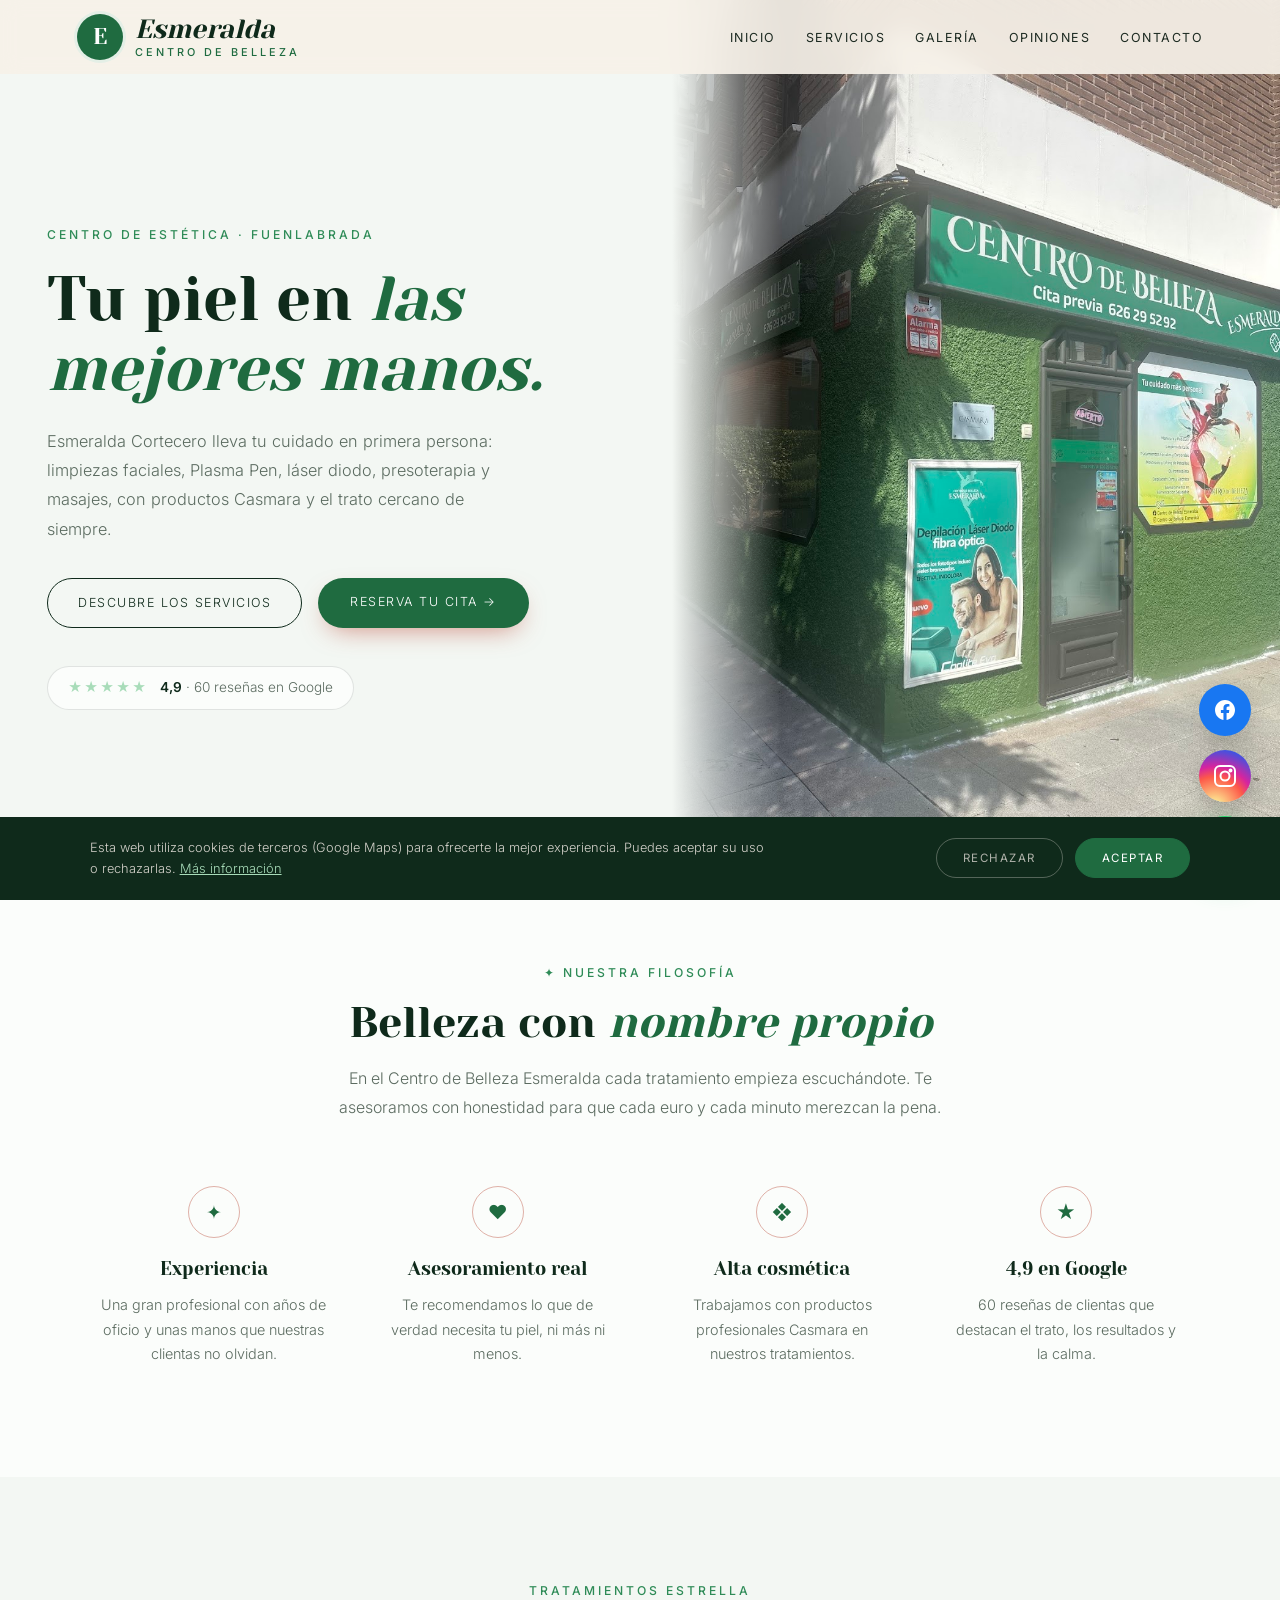
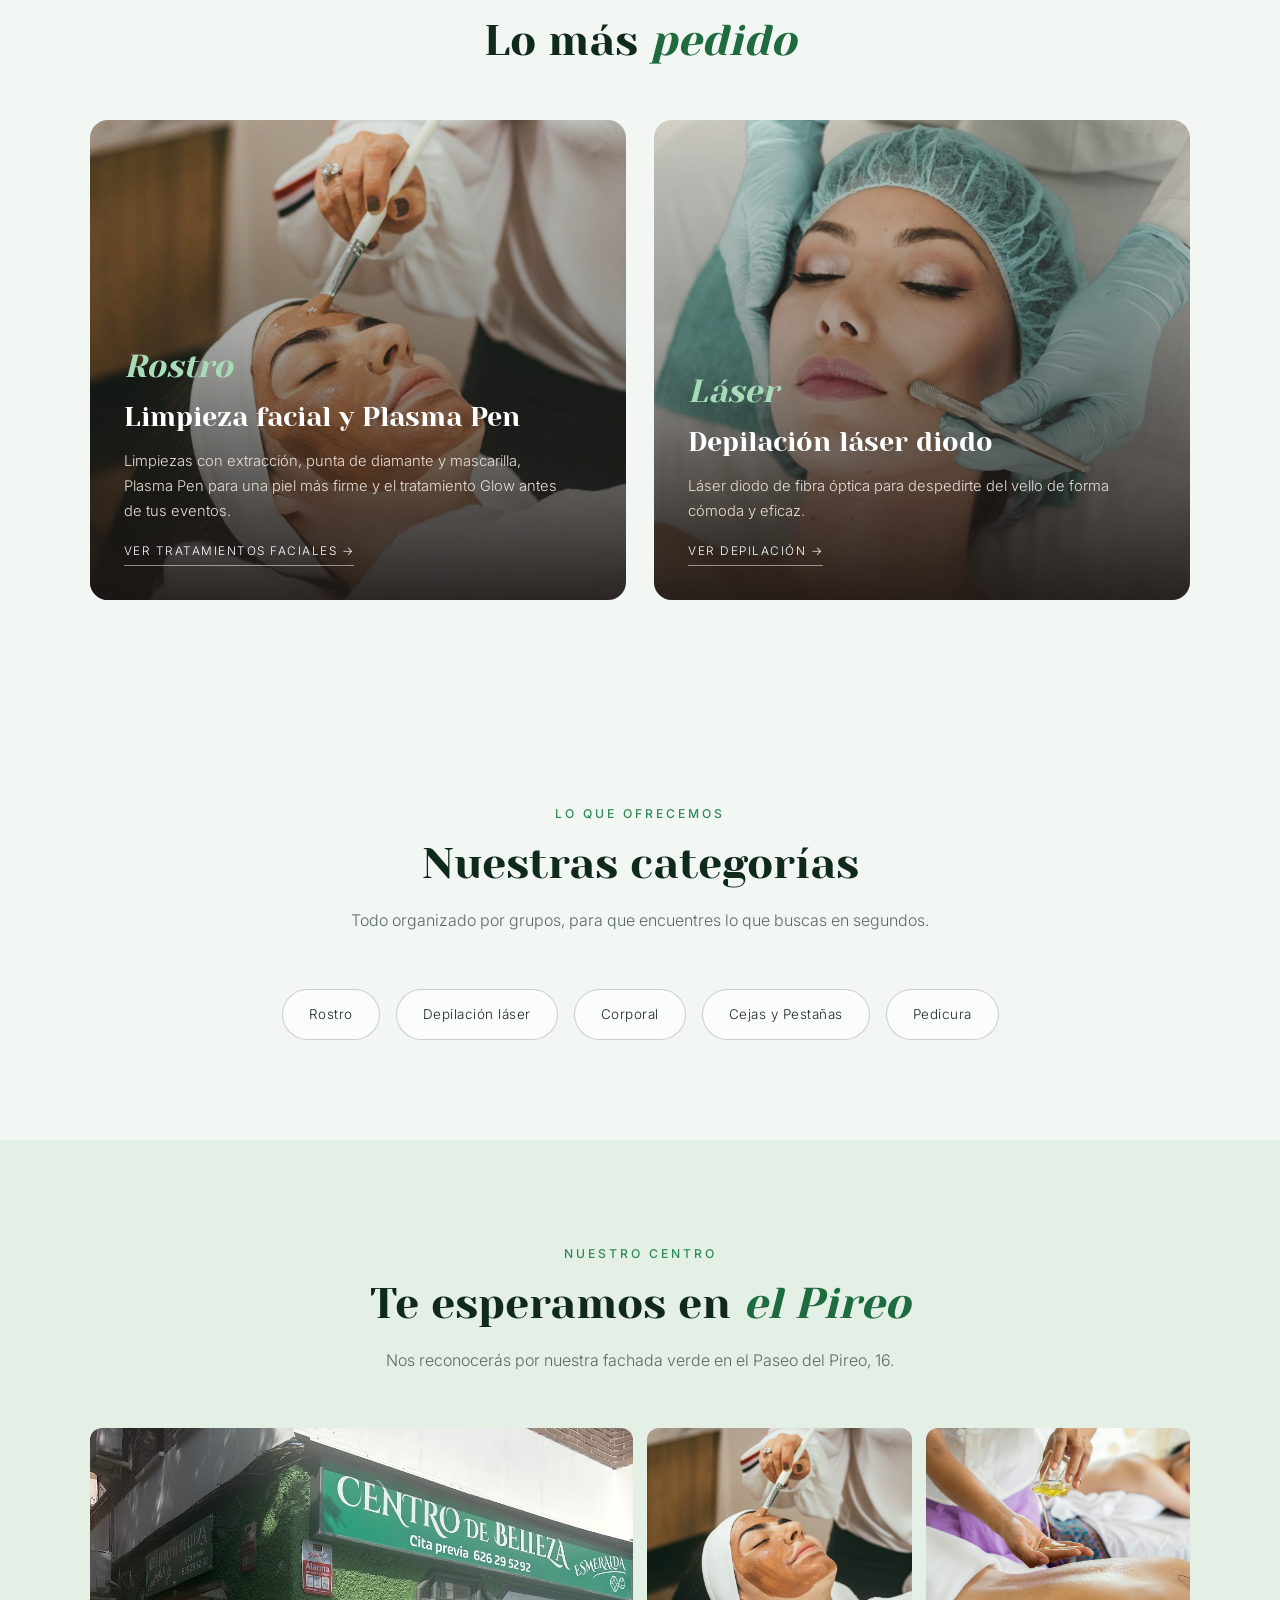
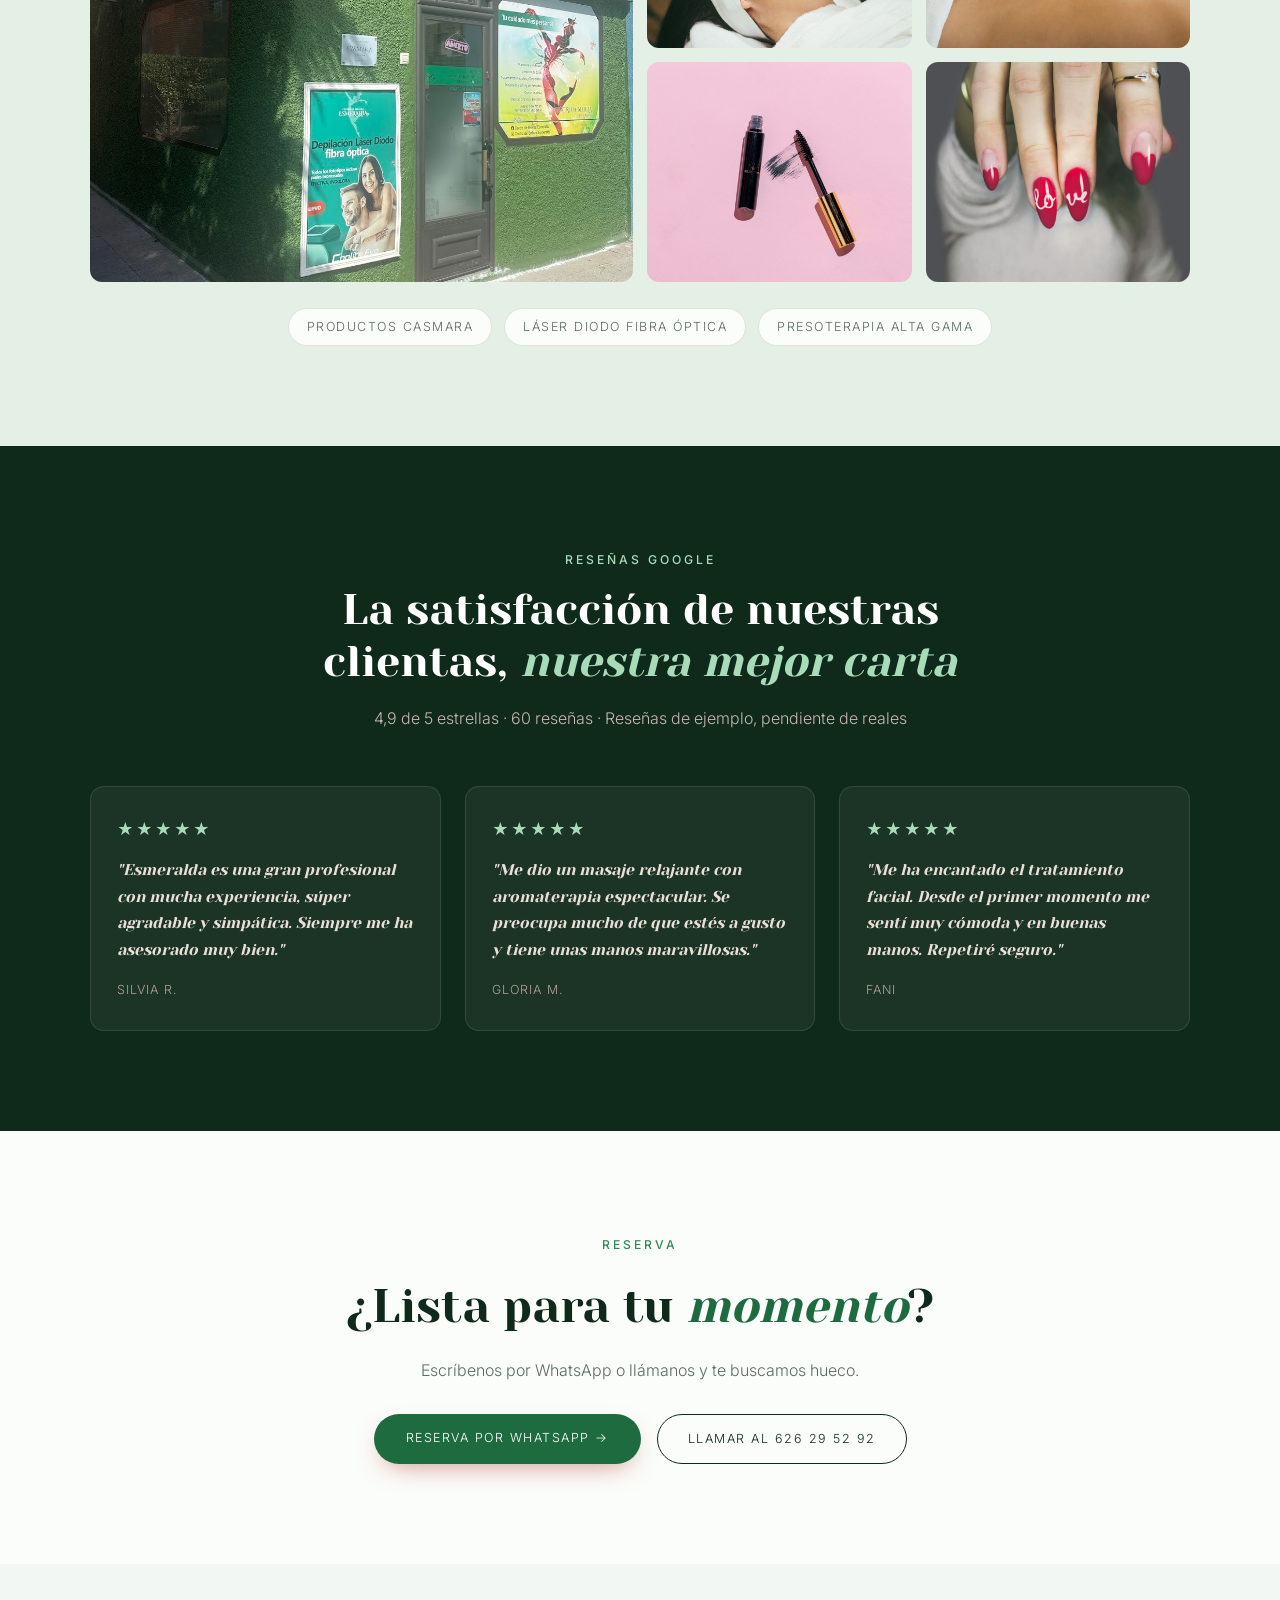
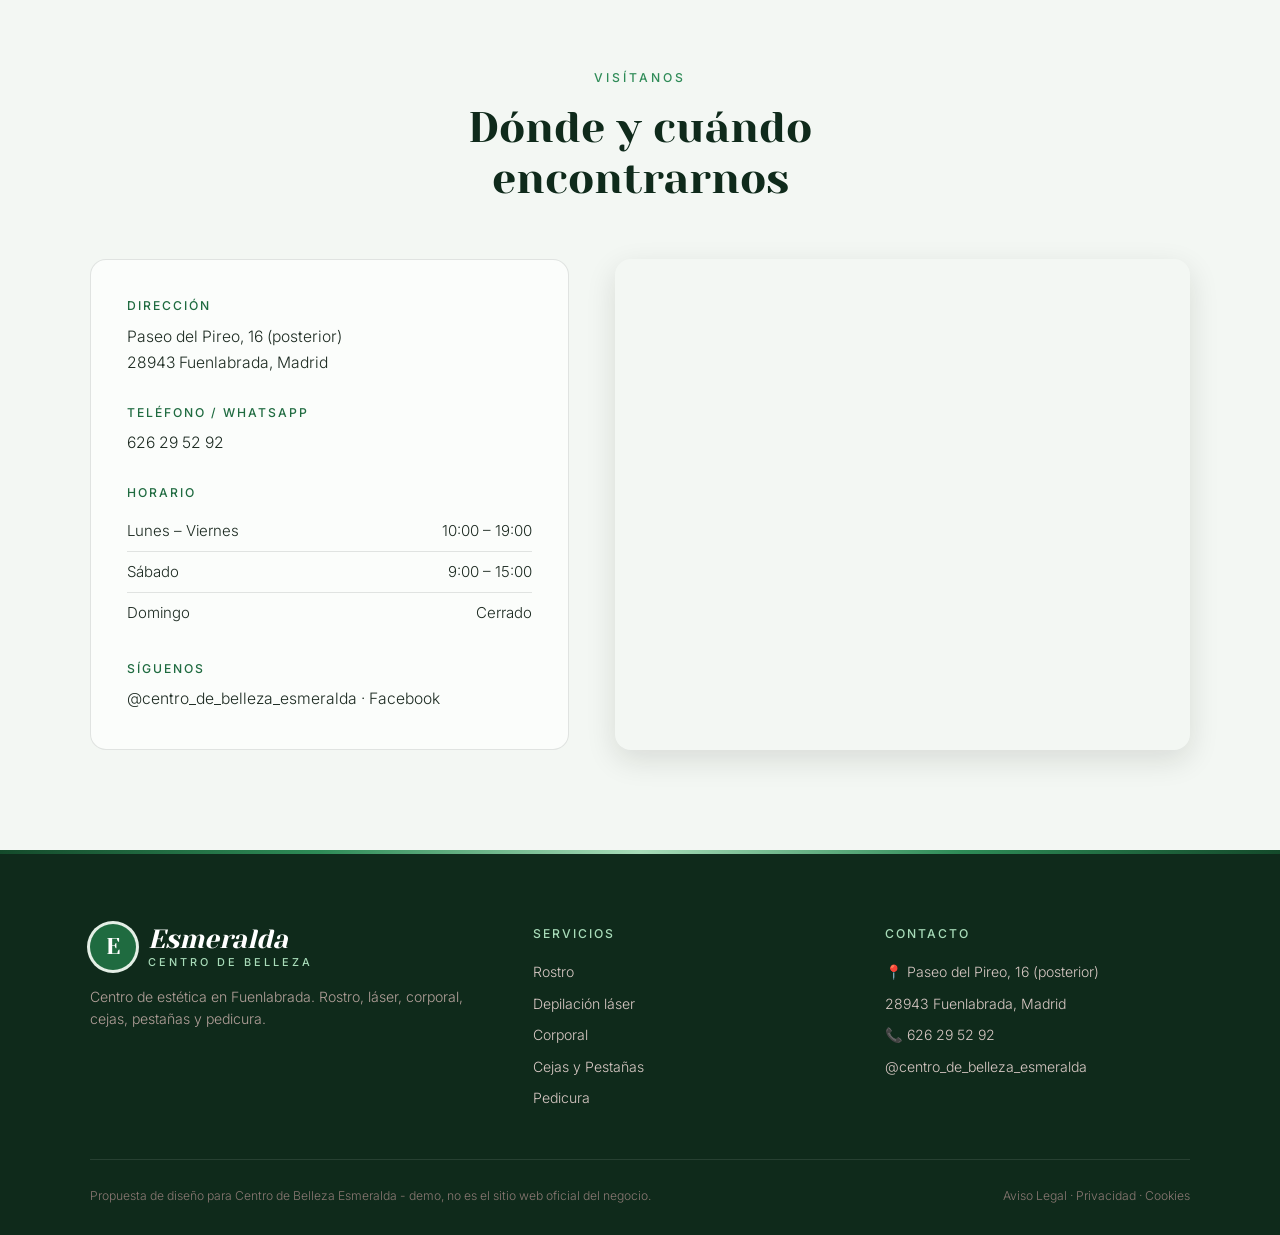
<file: index.html>
<!DOCTYPE html>
<html lang="es">
<head>
<meta charset="UTF-8">
<meta name="viewport" content="width=device-width, initial-scale=1.0">
<title>Centro de Belleza Esmeralda — Estética en Fuenlabrada</title>
<meta name="description" content="Centro de Belleza Esmeralda, Paseo del Pireo 16 (Fuenlabrada). Limpiezas faciales, Plasma Pen, tratamiento Glow, diatermia, depilación láser diodo, presoterapia, maderoterapia, masajes, pestañas y cejas. 4,9★ en Google.">
<meta name="theme-color" content="#0f2a1b">
<meta property="og:title" content="Centro de Belleza Esmeralda · Fuenlabrada">
<meta property="og:image" content="fachada.jpg">
<link rel="preconnect" href="https://fonts.googleapis.com">
<link rel="preconnect" href="https://fonts.gstatic.com" crossorigin>
<link href="https://fonts.googleapis.com/css2?family=Yeseva+One&family=Inter:wght@300;400;500;600&display=swap" rel="stylesheet">
<link rel="stylesheet" href="styles.css">
<style>
  .logo-mark{width:46px;height:46px;border-radius:50%;background:var(--red);color:#fff;display:grid;place-items:center;font-family:'Yeseva One',serif;font-size:1.4rem;box-shadow:0 0 0 3px var(--tint);}
  .brands{display:flex;flex-wrap:wrap;gap:12px;justify-content:center;margin-top:26px;}
  .brands span{border:1px solid var(--line);border-radius:30px;padding:8px 18px;font-size:.78rem;letter-spacing:1.5px;text-transform:uppercase;color:var(--muted);background:var(--paper);}
</style>
</head>
<body>

<header id="header">
  <a href="index.html" class="logo" aria-label="Centro de Belleza Esmeralda, inicio">
    <span class="logo-mark">E</span>
    <span class="logo-text"><span class="script">Esmeralda</span><small>Centro de Belleza</small></span>
  </a>
  <nav id="nav" aria-label="Navegación principal">
    <ul>
      <li><a href="index.html#inicio">Inicio</a></li>
      <li><a href="servicios.html">Servicios</a></li>
      <li><a href="index.html#galeria">Galería</a></li>
      <li><a href="index.html#opiniones">Opiniones</a></li>
      <li><a href="index.html#contacto">Contacto</a></li>
    </ul>
  </nav>
  <button class="nav-toggle" id="navToggle" aria-label="Abrir menú">☰</button>
</header>

<section class="hero" id="inicio">
  <div class="hero-text">
    <span class="eyebrow">Centro de estética · Fuenlabrada</span>
    <h1>Tu piel en <em>las mejores manos.</em></h1>
    <p>Esmeralda Cortecero lleva tu cuidado en primera persona: limpiezas faciales, Plasma Pen, láser diodo, presoterapia y masajes, con productos Casmara y el trato cercano de siempre.</p>
    <div class="hero-ctas">
      <a href="servicios.html" class="btn-outline">Descubre los servicios</a>
      <a href="https://wa.me/34626295292?text=Hola%2C%20quiero%20pedir%20cita%20en%20el%20Centro%20de%20Belleza%20Esmeralda" class="btn-solid" target="_blank" rel="noopener">Reserva tu cita →</a>
    </div>
    <a class="hero-rating" href="https://www.google.com/maps/search/?api=1&query=Centro+de+belleza+Esmeralda+Fuenlabrada" target="_blank" rel="noopener">
      <span class="stars">★★★★★</span><span><strong>4,9</strong> · 60 reseñas en Google</span>
    </a>
  </div>
  <div class="hero-img">
    <img src="fachada.jpg" alt="Fachada del Centro de Belleza Esmeralda en el Paseo del Pireo, Fuenlabrada" style="object-position:center 40%;">
  </div>
</section>

<section class="trust">
  <div class="section-head">
    <span class="eyebrow">✦ Nuestra filosofía</span>
    <h2>Belleza con <em>nombre propio</em></h2>
    <p>En el Centro de Belleza Esmeralda cada tratamiento empieza escuchándote. Te asesoramos con honestidad para que cada euro y cada minuto merezcan la pena.</p>
  </div>
  <div class="trust-grid">
    <div class="trust-card"><span class="trust-ic">✦</span><h3>Experiencia</h3><p>Una gran profesional con años de oficio y unas manos que nuestras clientas no olvidan.</p></div>
    <div class="trust-card"><span class="trust-ic">♥</span><h3>Asesoramiento real</h3><p>Te recomendamos lo que de verdad necesita tu piel, ni más ni menos.</p></div>
    <div class="trust-card"><span class="trust-ic">❖</span><h3>Alta cosmética</h3><p>Trabajamos con productos profesionales Casmara en nuestros tratamientos.</p></div>
    <div class="trust-card"><span class="trust-ic">★</span><h3>4,9 en Google</h3><p>60 reseñas de clientas que destacan el trato, los resultados y la calma.</p></div>
  </div>
</section>

<section class="worlds">
  <div class="section-head">
    <span class="eyebrow">Tratamientos estrella</span>
    <h2>Lo más <em>pedido</em></h2>
  </div>
  <div class="worlds-grid">
    <a href="servicios.html#facial" class="world-card">
      <img src="facial.jpg" alt="Tratamiento facial">
      <div class="world-text">
        <span class="script">Rostro</span>
        <h3>Limpieza facial y Plasma Pen</h3>
        <p>Limpiezas con extracción, punta de diamante y mascarilla, Plasma Pen para una piel más firme y el tratamiento Glow antes de tus eventos.</p>
        <span class="world-link">Ver tratamientos faciales →</span>
      </div>
    </a>
    <a href="servicios.html#depilacion" class="world-card">
      <img src="laser.jpg" alt="Depilación láser">
      <div class="world-text">
        <span class="script">Láser</span>
        <h3>Depilación láser diodo</h3>
        <p>Láser diodo de fibra óptica para despedirte del vello de forma cómoda y eficaz.</p>
        <span class="world-link">Ver depilación →</span>
      </div>
    </a>
  </div>
</section>

<section>
  <div class="section-head">
    <span class="eyebrow">Lo que ofrecemos</span>
    <h2>Nuestras categorías</h2>
    <p>Todo organizado por grupos, para que encuentres lo que buscas en segundos.</p>
  </div>
  <div class="cat-pills">
    <a href="servicios.html#facial" class="cat-pill">Rostro</a>
    <a href="servicios.html#depilacion" class="cat-pill">Depilación láser</a>
    <a href="servicios.html#corporal" class="cat-pill">Corporal</a>
    <a href="servicios.html#mirada" class="cat-pill">Cejas y Pestañas</a>
    <a href="servicios.html#pies" class="cat-pill">Pedicura</a>
  </div>
</section>

<section class="gallery-wrap" id="galeria">
  <div class="section-head">
    <span class="eyebrow">Nuestro centro</span>
    <h2>Te esperamos en <em>el Pireo</em></h2>
    <p>Nos reconocerás por nuestra fachada verde en el Paseo del Pireo, 16.</p>
  </div>
  <div class="gallery">
    <figure class="big"><img src="fachada.jpg" alt="Fachada del Centro de Belleza Esmeralda" loading="lazy"></figure>
    <figure><img src="facial.jpg" alt="Tratamiento facial" loading="lazy"></figure>
    <figure><img src="corporal.jpg" alt="Masaje relajante" loading="lazy"></figure>
    <figure><img src="mirada.jpg" alt="Pestañas" loading="lazy"></figure>
    <figure><img src="pies.jpg" alt="Manos y pies cuidados" loading="lazy"></figure>
  </div>
  <div class="brands"><span>Productos Casmara</span><span>Láser diodo fibra óptica</span><span>Presoterapia alta gama</span></div>
</section>

<section class="reviews-wrap" id="opiniones">
  <div class="section-head">
    <span class="eyebrow">Reseñas Google</span>
    <h2>La satisfacción de nuestras clientas, <em>nuestra mejor carta</em></h2>
    <p>4,9 de 5 estrellas · 60 reseñas · Reseñas de ejemplo, pendiente de reales</p>
  </div>
  <div class="review-grid">
    <div class="review-card"><div class="stars">★★★★★</div><p>"Esmeralda es una gran profesional con mucha experiencia, súper agradable y simpática. Siempre me ha asesorado muy bien."</p><cite>Silvia R.</cite></div>
    <div class="review-card"><div class="stars">★★★★★</div><p>"Me dio un masaje relajante con aromaterapia espectacular. Se preocupa mucho de que estés a gusto y tiene unas manos maravillosas."</p><cite>Gloria M.</cite></div>
    <div class="review-card"><div class="stars">★★★★★</div><p>"Me ha encantado el tratamiento facial. Desde el primer momento me sentí muy cómoda y en buenas manos. Repetiré seguro."</p><cite>Fani</cite></div>
  </div>
</section>

<section class="cta-section">
  <span class="eyebrow">Reserva</span>
  <h2>¿Lista para tu <em>momento</em>?</h2>
  <p>Escríbenos por WhatsApp o llámanos y te buscamos hueco.</p>
  <div class="cta-row">
    <a href="https://wa.me/34626295292?text=Hola%2C%20quiero%20pedir%20cita%20en%20el%20Centro%20de%20Belleza%20Esmeralda" class="btn-solid" target="_blank" rel="noopener">Reserva por WhatsApp →</a>
    <a href="tel:+34626295292" class="btn-outline">Llamar al 626 29 52 92</a>
  </div>
</section>

<section class="contact-section" id="contacto">
  <div class="section-head">
    <span class="eyebrow">Visítanos</span>
    <h2>Dónde y cuándo encontrarnos</h2>
  </div>
  <div class="contact-grid">
    <div class="contact-info">
      <div class="contact-block"><h3>Dirección</h3><p>Paseo del Pireo, 16 (posterior)<br>28943 Fuenlabrada, Madrid</p></div>
      <div class="contact-block"><h3>Teléfono / WhatsApp</h3><p><a href="tel:+34626295292">626 29 52 92</a></p></div>
      <div class="contact-block"><h3>Horario</h3>
        <ul class="hours-list">
          <li><span>Lunes – Viernes</span><span>10:00 – 19:00</span></li>
          <li><span>Sábado</span><span>9:00 – 15:00</span></li>
          <li><span>Domingo</span><span>Cerrado</span></li>
        </ul>
      </div>
      <div class="contact-block"><h3>Síguenos</h3><p><a href="https://www.instagram.com/centro_de_belleza_esmeralda/" target="_blank" rel="noopener">@centro_de_belleza_esmeralda</a> · <a href="https://www.facebook.com/esme270609/" target="_blank" rel="noopener">Facebook</a></p></div>
    </div>
    <div class="contact-map">
      <iframe title="Mapa del Centro de Belleza Esmeralda" src="https://www.google.com/maps?q=Centro+de+belleza+Esmeralda,+Paseo+del+Pireo+16,+Fuenlabrada&output=embed" width="100%" height="100%" style="border:0;" allowfullscreen="" loading="lazy" referrerpolicy="no-referrer-when-downgrade"></iframe>
    </div>
  </div>
</section>

<footer>
  <div class="footer-grid">
    <div class="footer-brand">
      <a href="index.html" class="logo light"><span class="logo-mark">E</span><span class="logo-text"><span class="script">Esmeralda</span><small>Centro de Belleza</small></span></a>
      <p>Centro de estética en Fuenlabrada. Rostro, láser, corporal, cejas, pestañas y pedicura.</p>
    </div>
    <div>
      <h4>Servicios</h4>
      <ul>
        <li><a href="servicios.html#facial">Rostro</a></li>
        <li><a href="servicios.html#depilacion">Depilación láser</a></li>
        <li><a href="servicios.html#corporal">Corporal</a></li>
        <li><a href="servicios.html#mirada">Cejas y Pestañas</a></li>
        <li><a href="servicios.html#pies">Pedicura</a></li>
      </ul>
    </div>
    <div>
      <h4>Contacto</h4>
      <ul>
        <li>📍 Paseo del Pireo, 16 (posterior)</li>
        <li>28943 Fuenlabrada, Madrid</li>
        <li>📞 <a href="tel:+34626295292">626 29 52 92</a></li>
        <li><a href="https://www.instagram.com/centro_de_belleza_esmeralda/" target="_blank" rel="noopener">@centro_de_belleza_esmeralda</a></li>
      </ul>
    </div>
  </div>
  <div class="footer-bottom">
    <span>Propuesta de diseño para Centro de Belleza Esmeralda - demo, no es el sitio web oficial del negocio.</span>
    <span><a href="aviso-legal.html">Aviso Legal</a> &middot; <a href="politica-privacidad.html">Privacidad</a> &middot; <a href="politica-cookies.html">Cookies</a></span>
  </div>
</footer>

<div id="cookie-banner" class="cookie-banner">
  <p>Esta web utiliza cookies de terceros (Google Maps) para ofrecerte la mejor experiencia. Puedes aceptar su uso o rechazarlas. <a href="politica-cookies.html">Más información</a></p>
  <div class="cookie-actions">
    <button onclick="setCookieChoice('rejected')" class="ck-reject">Rechazar</button>
    <button onclick="setCookieChoice('accepted')" class="ck-accept">Aceptar</button>
  </div>
</div>

<div class="social-fabs">
  <a class="fb-fab" href="https://www.facebook.com/esme270609/" target="_blank" rel="noopener" aria-label="Visitar Facebook"><svg width="24" height="24" viewBox="0 0 24 24" fill="white"><path d="M22 12.06C22 6.505 17.523 2 12 2S2 6.505 2 12.06c0 5.02 3.657 9.184 8.438 9.94v-7.03H7.898v-2.91h2.54V9.845c0-2.507 1.492-3.89 3.777-3.89 1.094 0 2.238.195 2.238.195v2.46h-1.26c-1.243 0-1.63.771-1.63 1.562v1.875h2.773l-.443 2.91h-2.33V22c4.781-.756 8.438-4.919 8.438-9.94z"/></svg></a>
  <a class="ig-fab" href="https://www.instagram.com/centro_de_belleza_esmeralda/" target="_blank" rel="noopener" aria-label="Visitar Instagram"><svg width="24" height="24" viewBox="0 0 24 24" fill="none" stroke="white" stroke-width="2"><rect x="2" y="2" width="20" height="20" rx="5"/><circle cx="12" cy="12" r="4.5"/><circle cx="17.5" cy="6.5" r="1" fill="white"/></svg></a>
  <a class="wa-fab" href="https://wa.me/34626295292?text=Hola%2C%20quiero%20pedir%20cita%20en%20el%20Centro%20de%20Belleza%20Esmeralda" target="_blank" rel="noopener" aria-label="Escribir por WhatsApp"><svg width="28" height="28" viewBox="0 0 24 24" fill="white"><path d="M17.5 14.4c-.3-.1-1.8-.9-2-1s-.5-.1-.7.1-.8 1-.9 1.2-.3.2-.6.1a8.2 8.2 0 0 1-2.4-1.5 9 9 0 0 1-1.7-2.1c-.2-.3 0-.5.1-.6l.4-.5.3-.5v-.5l-.9-2.2c-.2-.6-.5-.5-.7-.5h-.6a1.1 1.1 0 0 0-.8.4 3.4 3.4 0 0 0-1 2.5 5.9 5.9 0 0 0 1.2 3.1 13.5 13.5 0 0 0 5.2 4.6c2.6 1 2.6.7 3.1.6a2.6 2.6 0 0 0 1.7-1.2 2.1 2.1 0 0 0 .2-1.2c-.1-.1-.3-.2-.6-.3ZM12 21.8a9.8 9.8 0 0 1-5-1.4l-.4-.2-3.7 1 1-3.6-.2-.4A9.8 9.8 0 1 1 12 21.8Zm8.4-18.3A11.8 11.8 0 0 0 1.8 17.7L.2 23.8l6.3-1.6a11.8 11.8 0 0 0 5.6 1.4A11.8 11.8 0 0 0 20.4 3.5Z"/></svg></a>
</div>

<script src="main.js"></script>
</body>
</html>
</file>
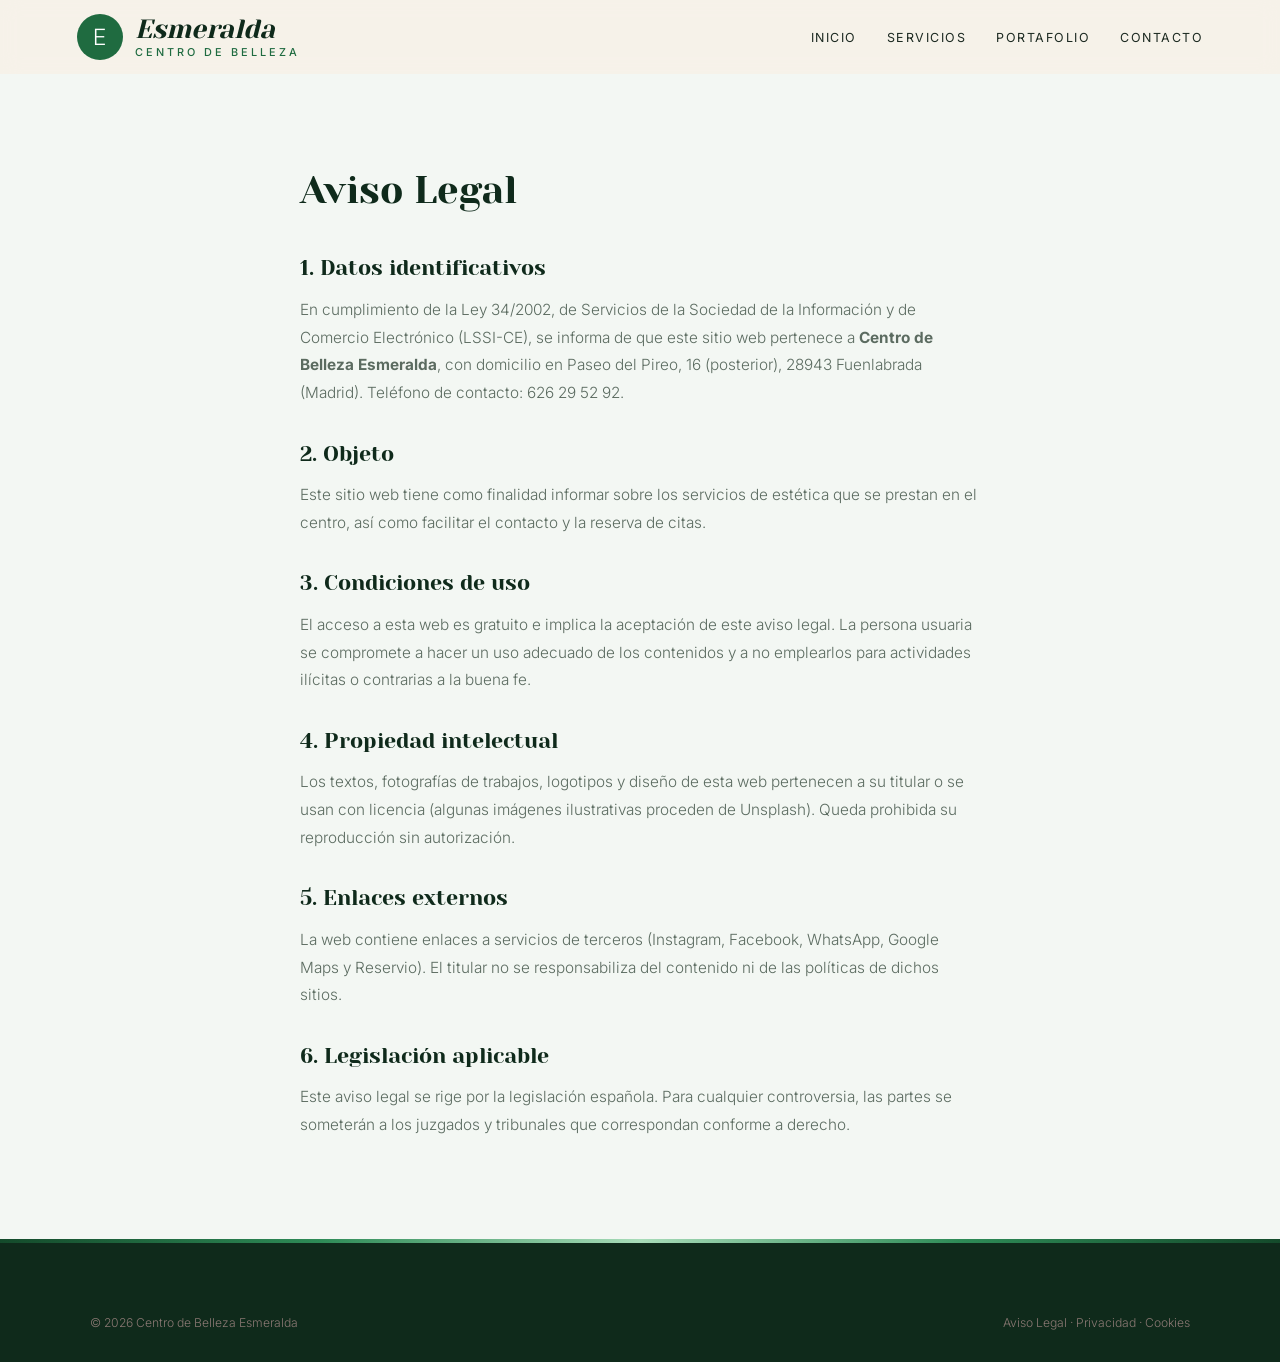
<file: aviso-legal.html>
<!DOCTYPE html>
<html lang="es">
<head>
<meta charset="UTF-8">
<meta name="viewport" content="width=device-width, initial-scale=1.0">
<title>Aviso Legal — Centro de Belleza Esmeralda</title>
<meta name="robots" content="noindex">

<link rel="preconnect" href="https://fonts.googleapis.com">
<link href="https://fonts.googleapis.com/css2?family=Yeseva+One&family=Inter:wght@300;400;500;600&display=swap" rel="stylesheet">
<link rel="stylesheet" href="styles.css">
</head>
<body>
<header id="header" class="scrolled">
  <a href="index.html" class="logo" aria-label="Centro de Belleza Esmeralda, inicio">
    <span class="logo-mark" style="width:46px;height:46px;border-radius:50%;background:var(--red);color:#fff;display:grid;place-items:center;font-size:1.4rem;">E</span>
    <span class="logo-text"><span class="script">Esmeralda</span><small>Centro de Belleza</small></span>
  </a>
  <nav id="nav" aria-label="Navegación principal">
    <ul>
      <li><a href="index.html#inicio">Inicio</a></li>
      <li><a href="servicios.html">Servicios</a></li>
      <li><a href="portafolio.html">Portafolio</a></li>
      <li><a href="index.html#contacto">Contacto</a></li>
    </ul>
  </nav>
  <button class="nav-toggle" id="navToggle" aria-label="Abrir menú">☰</button>
</header>
<main class="legal"><h1>Aviso Legal</h1>
<h2>1. Datos identificativos</h2>
<p>En cumplimiento de la Ley 34/2002, de Servicios de la Sociedad de la Información y de Comercio Electrónico (LSSI-CE), se informa de que este sitio web pertenece a <strong>Centro de Belleza Esmeralda</strong>, con domicilio en Paseo del Pireo, 16 (posterior), 28943 Fuenlabrada (Madrid). Teléfono de contacto: 626 29 52 92.</p>
<h2>2. Objeto</h2>
<p>Este sitio web tiene como finalidad informar sobre los servicios de estética que se prestan en el centro, así como facilitar el contacto y la reserva de citas.</p>
<h2>3. Condiciones de uso</h2>
<p>El acceso a esta web es gratuito e implica la aceptación de este aviso legal. La persona usuaria se compromete a hacer un uso adecuado de los contenidos y a no emplearlos para actividades ilícitas o contrarias a la buena fe.</p>
<h2>4. Propiedad intelectual</h2>
<p>Los textos, fotografías de trabajos, logotipos y diseño de esta web pertenecen a su titular o se usan con licencia (algunas imágenes ilustrativas proceden de Unsplash). Queda prohibida su reproducción sin autorización.</p>
<h2>5. Enlaces externos</h2>
<p>La web contiene enlaces a servicios de terceros (Instagram, Facebook, WhatsApp, Google Maps y Reservio). El titular no se responsabiliza del contenido ni de las políticas de dichos sitios.</p>
<h2>6. Legislación aplicable</h2>
<p>Este aviso legal se rige por la legislación española. Para cualquier controversia, las partes se someterán a los juzgados y tribunales que correspondan conforme a derecho.</p></main>
<footer>
  <div class="footer-bottom" style="margin-top:0">
    <span>© 2026 Centro de Belleza Esmeralda</span>
    <span><a href="aviso-legal.html">Aviso Legal</a> &middot; <a href="politica-privacidad.html">Privacidad</a> &middot; <a href="politica-cookies.html">Cookies</a></span>
  </div>
</footer>
<script src="main.js"></script>
</body>
</html>
</file>
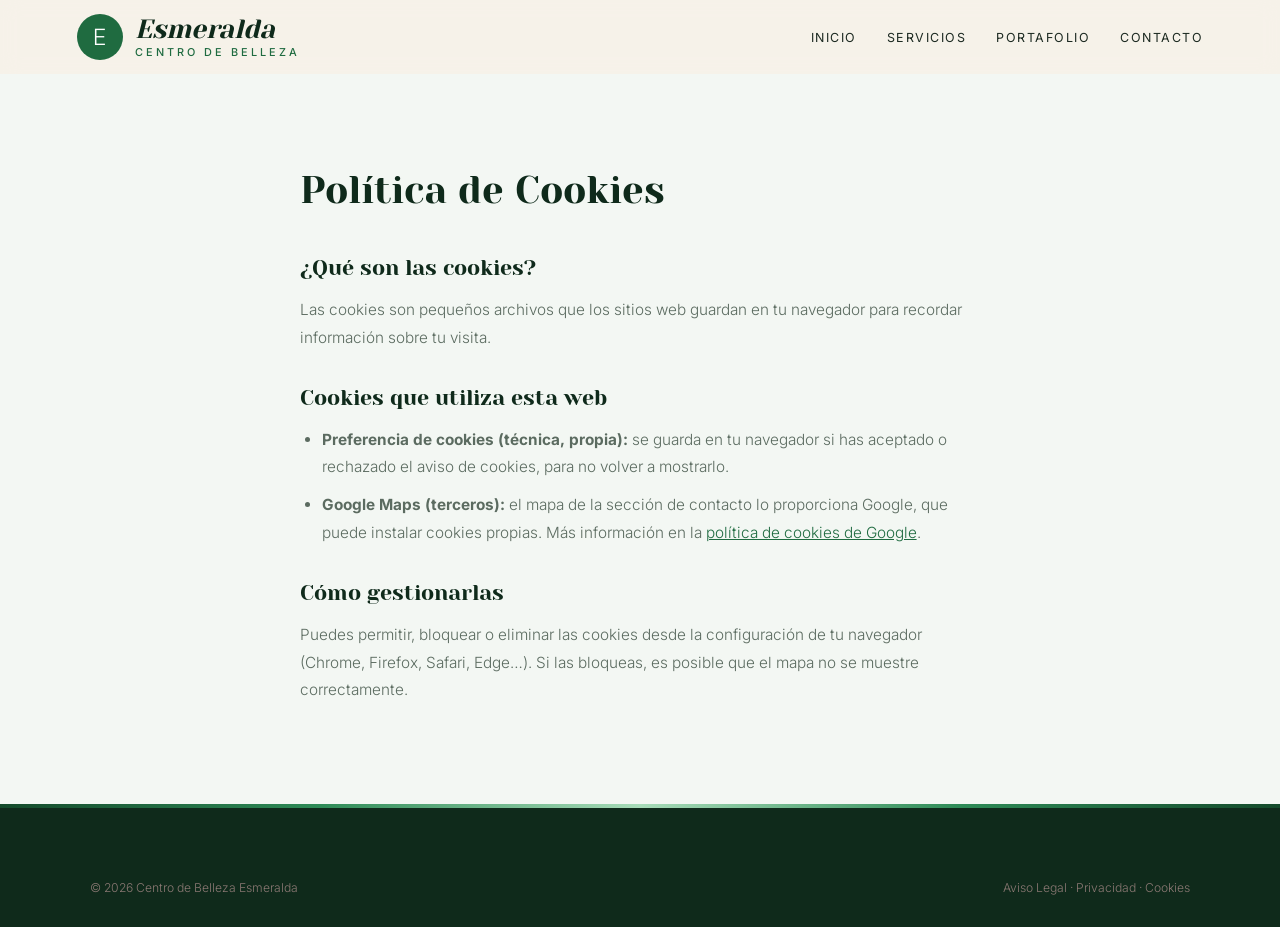
<file: politica-cookies.html>
<!DOCTYPE html>
<html lang="es">
<head>
<meta charset="UTF-8">
<meta name="viewport" content="width=device-width, initial-scale=1.0">
<title>Política de Cookies — Centro de Belleza Esmeralda</title>
<meta name="robots" content="noindex">

<link rel="preconnect" href="https://fonts.googleapis.com">
<link href="https://fonts.googleapis.com/css2?family=Yeseva+One&family=Inter:wght@300;400;500;600&display=swap" rel="stylesheet">
<link rel="stylesheet" href="styles.css">
</head>
<body>
<header id="header" class="scrolled">
  <a href="index.html" class="logo" aria-label="Centro de Belleza Esmeralda, inicio">
    <span class="logo-mark" style="width:46px;height:46px;border-radius:50%;background:var(--red);color:#fff;display:grid;place-items:center;font-size:1.4rem;">E</span>
    <span class="logo-text"><span class="script">Esmeralda</span><small>Centro de Belleza</small></span>
  </a>
  <nav id="nav" aria-label="Navegación principal">
    <ul>
      <li><a href="index.html#inicio">Inicio</a></li>
      <li><a href="servicios.html">Servicios</a></li>
      <li><a href="portafolio.html">Portafolio</a></li>
      <li><a href="index.html#contacto">Contacto</a></li>
    </ul>
  </nav>
  <button class="nav-toggle" id="navToggle" aria-label="Abrir menú">☰</button>
</header>
<main class="legal"><h1>Política de Cookies</h1>
<h2>¿Qué son las cookies?</h2>
<p>Las cookies son pequeños archivos que los sitios web guardan en tu navegador para recordar información sobre tu visita.</p>
<h2>Cookies que utiliza esta web</h2>
<ul>
<li><strong>Preferencia de cookies (técnica, propia):</strong> se guarda en tu navegador si has aceptado o rechazado el aviso de cookies, para no volver a mostrarlo.</li>
<li><strong>Google Maps (terceros):</strong> el mapa de la sección de contacto lo proporciona Google, que puede instalar cookies propias. Más información en la <a href="https://policies.google.com/technologies/cookies" target="_blank" rel="noopener">política de cookies de Google</a>.</li>
</ul>
<h2>Cómo gestionarlas</h2>
<p>Puedes permitir, bloquear o eliminar las cookies desde la configuración de tu navegador (Chrome, Firefox, Safari, Edge…). Si las bloqueas, es posible que el mapa no se muestre correctamente.</p></main>
<footer>
  <div class="footer-bottom" style="margin-top:0">
    <span>© 2026 Centro de Belleza Esmeralda</span>
    <span><a href="aviso-legal.html">Aviso Legal</a> &middot; <a href="politica-privacidad.html">Privacidad</a> &middot; <a href="politica-cookies.html">Cookies</a></span>
  </div>
</footer>
<script src="main.js"></script>
</body>
</html>
</file>
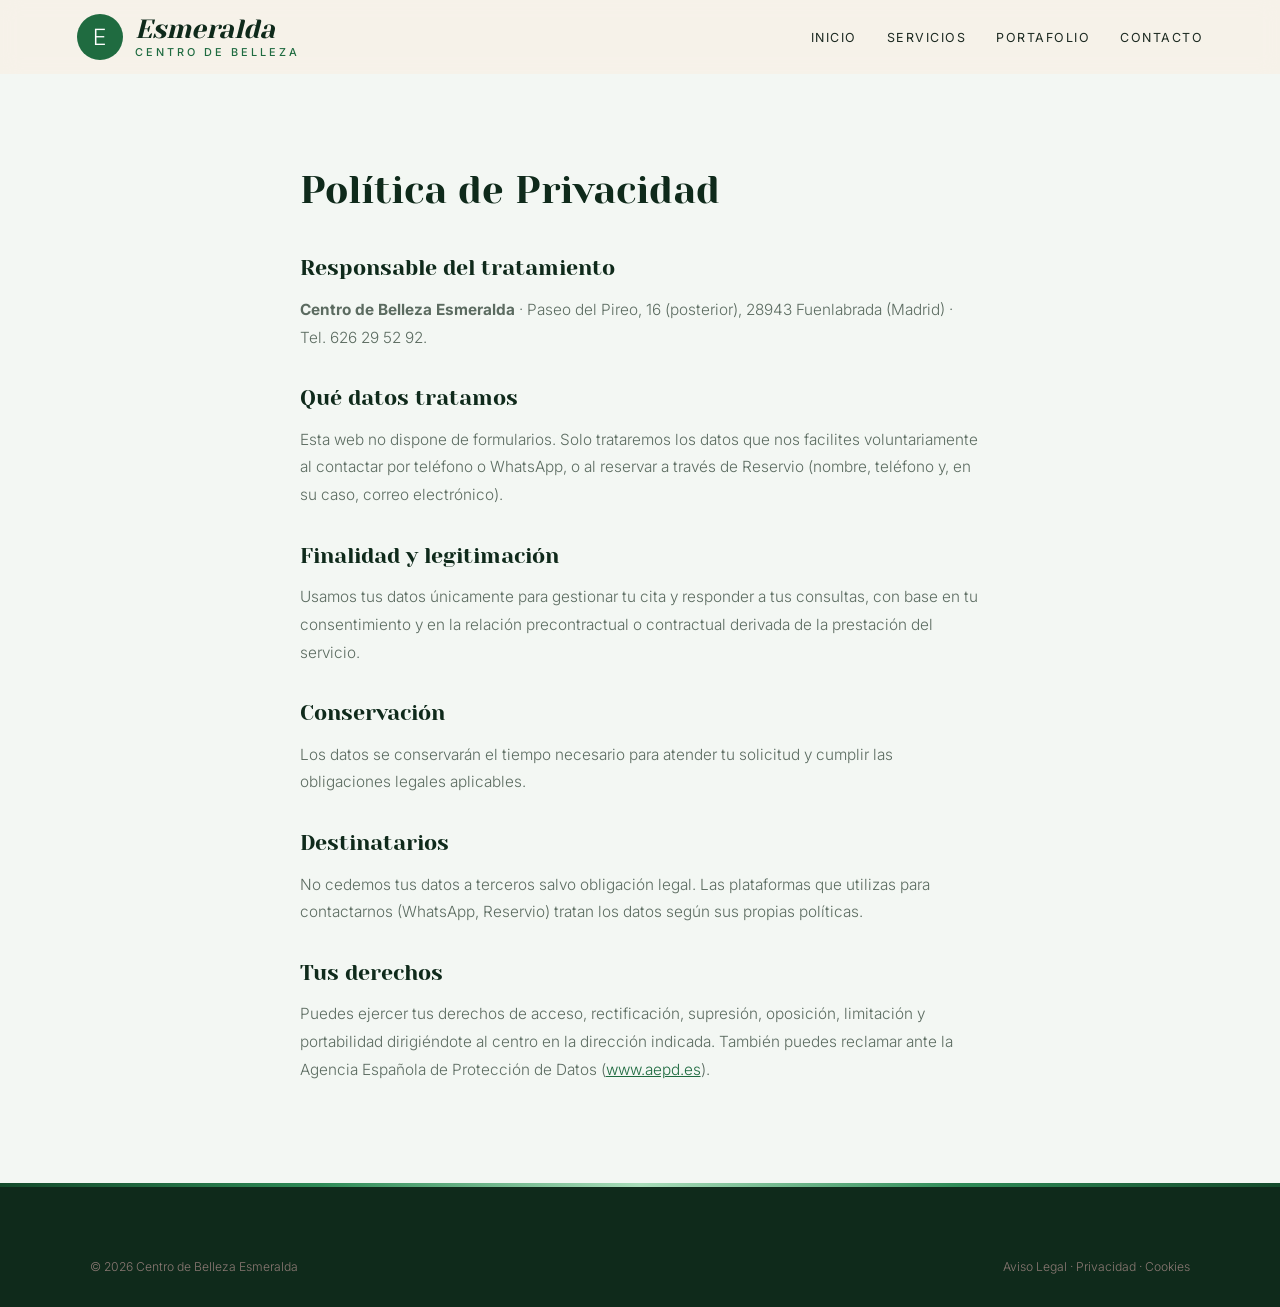
<file: politica-privacidad.html>
<!DOCTYPE html>
<html lang="es">
<head>
<meta charset="UTF-8">
<meta name="viewport" content="width=device-width, initial-scale=1.0">
<title>Política de Privacidad — Centro de Belleza Esmeralda</title>
<meta name="robots" content="noindex">

<link rel="preconnect" href="https://fonts.googleapis.com">
<link href="https://fonts.googleapis.com/css2?family=Yeseva+One&family=Inter:wght@300;400;500;600&display=swap" rel="stylesheet">
<link rel="stylesheet" href="styles.css">
</head>
<body>
<header id="header" class="scrolled">
  <a href="index.html" class="logo" aria-label="Centro de Belleza Esmeralda, inicio">
    <span class="logo-mark" style="width:46px;height:46px;border-radius:50%;background:var(--red);color:#fff;display:grid;place-items:center;font-size:1.4rem;">E</span>
    <span class="logo-text"><span class="script">Esmeralda</span><small>Centro de Belleza</small></span>
  </a>
  <nav id="nav" aria-label="Navegación principal">
    <ul>
      <li><a href="index.html#inicio">Inicio</a></li>
      <li><a href="servicios.html">Servicios</a></li>
      <li><a href="portafolio.html">Portafolio</a></li>
      <li><a href="index.html#contacto">Contacto</a></li>
    </ul>
  </nav>
  <button class="nav-toggle" id="navToggle" aria-label="Abrir menú">☰</button>
</header>
<main class="legal"><h1>Política de Privacidad</h1>
<h2>Responsable del tratamiento</h2>
<p><strong>Centro de Belleza Esmeralda</strong> · Paseo del Pireo, 16 (posterior), 28943 Fuenlabrada (Madrid) · Tel. 626 29 52 92.</p>
<h2>Qué datos tratamos</h2>
<p>Esta web no dispone de formularios. Solo trataremos los datos que nos facilites voluntariamente al contactar por teléfono o WhatsApp, o al reservar a través de Reservio (nombre, teléfono y, en su caso, correo electrónico).</p>
<h2>Finalidad y legitimación</h2>
<p>Usamos tus datos únicamente para gestionar tu cita y responder a tus consultas, con base en tu consentimiento y en la relación precontractual o contractual derivada de la prestación del servicio.</p>
<h2>Conservación</h2>
<p>Los datos se conservarán el tiempo necesario para atender tu solicitud y cumplir las obligaciones legales aplicables.</p>
<h2>Destinatarios</h2>
<p>No cedemos tus datos a terceros salvo obligación legal. Las plataformas que utilizas para contactarnos (WhatsApp, Reservio) tratan los datos según sus propias políticas.</p>
<h2>Tus derechos</h2>
<p>Puedes ejercer tus derechos de acceso, rectificación, supresión, oposición, limitación y portabilidad dirigiéndote al centro en la dirección indicada. También puedes reclamar ante la Agencia Española de Protección de Datos (<a href="https://www.aepd.es" target="_blank" rel="noopener">www.aepd.es</a>).</p></main>
<footer>
  <div class="footer-bottom" style="margin-top:0">
    <span>© 2026 Centro de Belleza Esmeralda</span>
    <span><a href="aviso-legal.html">Aviso Legal</a> &middot; <a href="politica-privacidad.html">Privacidad</a> &middot; <a href="politica-cookies.html">Cookies</a></span>
  </div>
</footer>
<script src="main.js"></script>
</body>
</html>
</file>
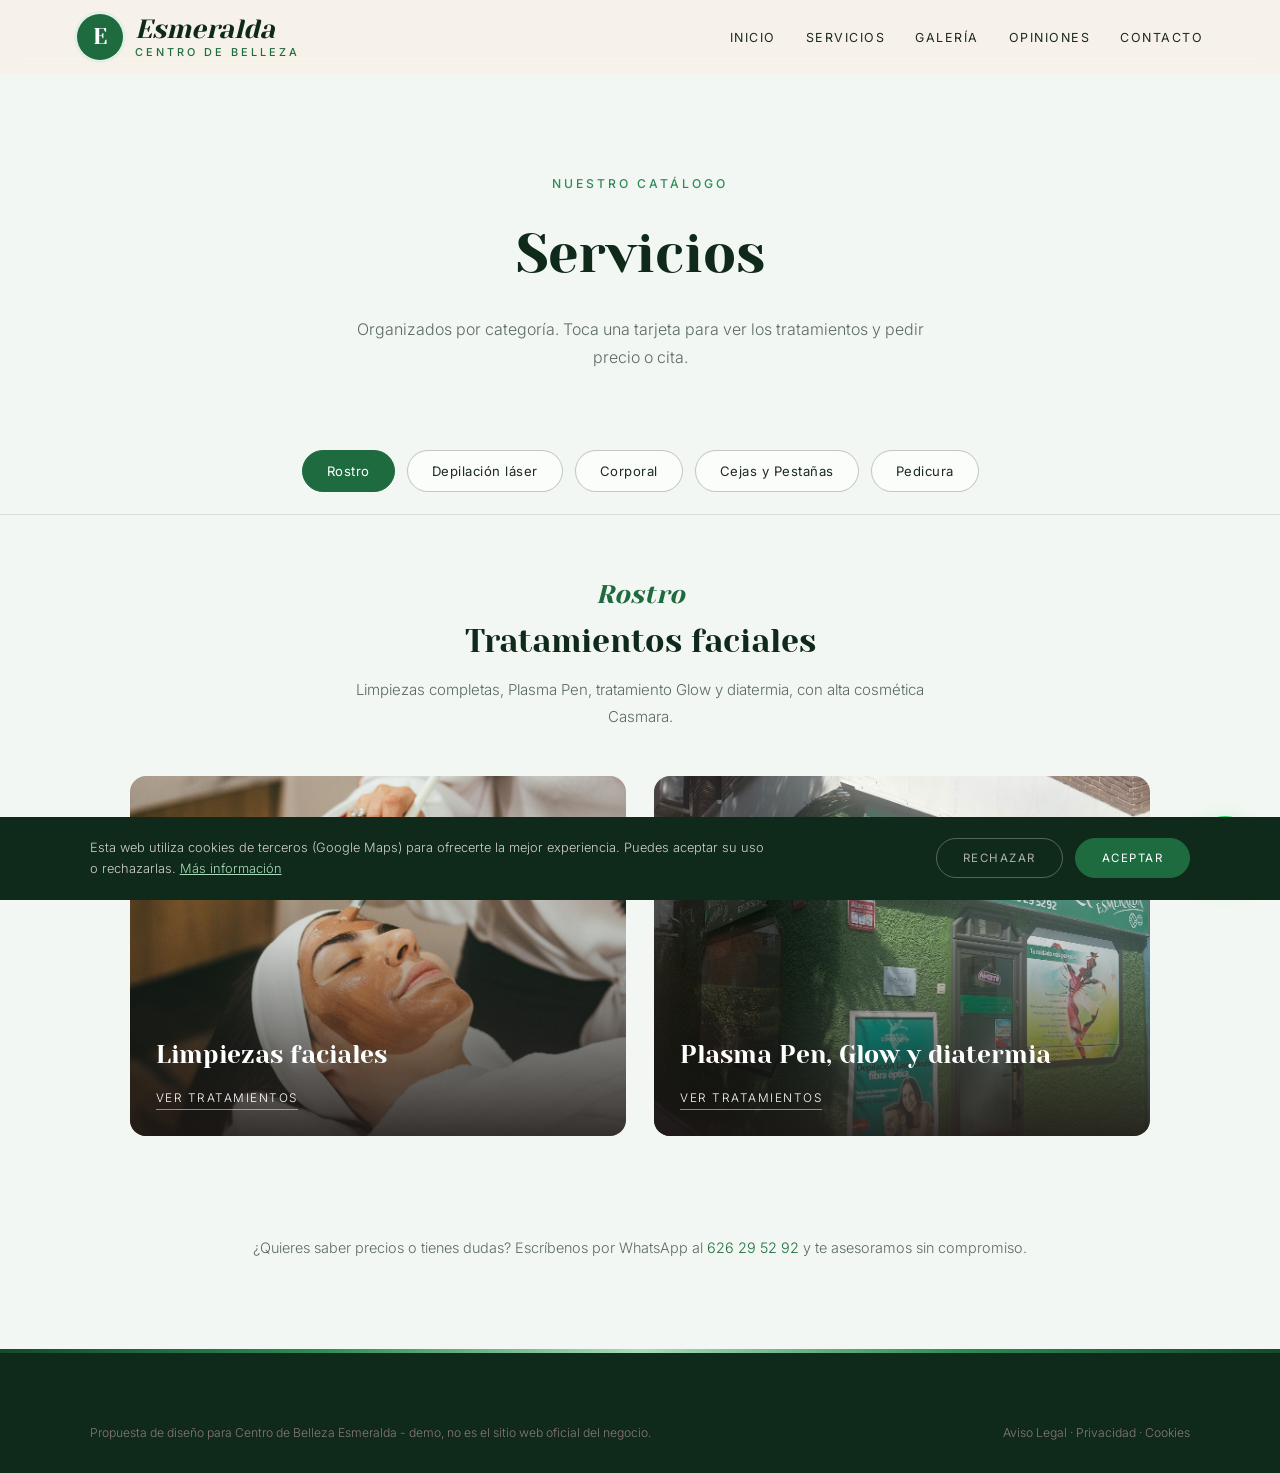
<file: servicios.html>
<!DOCTYPE html>
<html lang="es">
<head>
<meta charset="UTF-8">
<meta name="viewport" content="width=device-width, initial-scale=1.0">
<title>Servicios — Centro de Belleza Esmeralda · Fuenlabrada</title>
<meta name="description" content="Servicios del Centro de Belleza Esmeralda en Fuenlabrada: limpiezas faciales, Plasma Pen, tratamiento Glow, diatermia, depilación láser diodo, presoterapia, maderoterapia, masaje relajante, lifting y tinte de pestañas, diseño de cejas y pedicura.">
<link rel="preconnect" href="https://fonts.googleapis.com">
<link rel="preconnect" href="https://fonts.gstatic.com" crossorigin>
<link href="https://fonts.googleapis.com/css2?family=Yeseva+One&family=Inter:wght@300;400;500;600&display=swap" rel="stylesheet">
<link rel="stylesheet" href="styles.css">
<style>.logo-mark{width:46px;height:46px;border-radius:50%;background:var(--red);color:#fff;display:grid;place-items:center;font-family:'Yeseva One',serif;font-size:1.4rem;box-shadow:0 0 0 3px var(--tint);}</style>
</head>
<body>

<header id="header" class="scrolled">
  <a href="index.html" class="logo" aria-label="Centro de Belleza Esmeralda, inicio">
    <span class="logo-mark">E</span>
    <span class="logo-text"><span class="script">Esmeralda</span><small>Centro de Belleza</small></span>
  </a>
  <nav id="nav" aria-label="Navegación principal">
    <ul>
      <li><a href="index.html#inicio">Inicio</a></li>
      <li><a href="servicios.html">Servicios</a></li>
      <li><a href="index.html#galeria">Galería</a></li>
      <li><a href="index.html#opiniones">Opiniones</a></li>
      <li><a href="index.html#contacto">Contacto</a></li>
    </ul>
  </nav>
  <button class="nav-toggle" id="navToggle" aria-label="Abrir menú">☰</button>
</header>

<div class="page-hero">
  <span class="eyebrow">Nuestro catálogo</span>
  <h1>Servicios</h1>
  <p>Organizados por categoría. Toca una tarjeta para ver los tratamientos y pedir precio o cita.</p>
</div>

<div class="tabs">
  <button class="tab-btn active" data-tab="facial">Rostro</button>
  <button class="tab-btn" data-tab="depilacion">Depilación láser</button>
  <button class="tab-btn" data-tab="corporal">Corporal</button>
  <button class="tab-btn" data-tab="mirada">Cejas y Pestañas</button>
  <button class="tab-btn" data-tab="pies">Pedicura</button>
</div>

<div class="tab-panel active" id="facial">
  <div class="tab-intro"><span class="script">Rostro</span><h2>Tratamientos faciales</h2><p>Limpiezas completas, Plasma Pen, tratamiento Glow y diatermia, con alta cosmética Casmara.</p></div>
  <div class="cat-grid">
    <div class="cat-card" onclick="openModal('limpieza')"><img src="facial.jpg" alt="Limpieza facial" loading="lazy"><div class="cat-card-text"><h3>Limpiezas faciales</h3><span>Ver tratamientos</span></div></div>
    <div class="cat-card" onclick="openModal('avanzados')"><img src="fachada.jpg" alt="Centro de Belleza Esmeralda" loading="lazy" style="object-position:center 40%;"><div class="cat-card-text"><h3>Plasma Pen, Glow y diatermia</h3><span>Ver tratamientos</span></div></div>
  </div>
</div>

<div class="tab-panel" id="depilacion">
  <div class="tab-intro"><span class="script">Láser</span><h2>Depilación láser diodo</h2><p>Láser diodo de fibra óptica, cómodo y eficaz.</p></div>
  <div class="cat-grid single"><div class="cat-card" onclick="openModal('laser')"><img src="laser.jpg" alt="Depilación láser" loading="lazy"><div class="cat-card-text"><h3>Láser diodo fibra óptica</h3><span>Ver servicio</span></div></div></div>
</div>

<div class="tab-panel" id="corporal">
  <div class="tab-intro"><span class="script">Cuerpo</span><h2>Corporal y masajes</h2><p>Presoterapia de alta gama, maderoterapia y masajes para soltar tensiones.</p></div>
  <div class="cat-grid single"><div class="cat-card" onclick="openModal('corporal')"><img src="corporal.jpg" alt="Masaje relajante" loading="lazy"><div class="cat-card-text"><h3>Presoterapia, maderoterapia y masajes</h3><span>Ver tratamientos</span></div></div></div>
</div>

<div class="tab-panel" id="mirada">
  <div class="tab-intro"><span class="script">Mirada</span><h2>Cejas y pestañas</h2><p>Una mirada definida y natural.</p></div>
  <div class="cat-grid single"><div class="cat-card" onclick="openModal('mirada')"><img src="mirada.jpg" alt="Pestañas" loading="lazy"><div class="cat-card-text"><h3>Lifting, tintes y diseño de cejas</h3><span>Ver servicios</span></div></div></div>
</div>

<div class="tab-panel" id="pies">
  <div class="tab-intro"><span class="script">Pies</span><h2>Pedicura</h2><p>Pies cuidados y bonitos, con todo el detalle.</p></div>
  <div class="cat-grid single"><div class="cat-card" onclick="openModal('pies')"><img src="pies.jpg" alt="Pedicura" loading="lazy"><div class="cat-card-text"><h3>Pedicura</h3><span>Ver servicio</span></div></div></div>
</div>

<p class="services-note">¿Quieres saber precios o tienes dudas? Escríbenos por WhatsApp al <a href="https://wa.me/34626295292" target="_blank" rel="noopener" style="color:var(--red)">626 29 52 92</a> y te asesoramos sin compromiso.</p>

<div class="modal-overlay" id="modal-limpieza"><div class="modal">
  <button class="modal-close" onclick="closeModal('limpieza')" aria-label="Cerrar">×</button>
  <h3>Limpiezas faciales</h3><p class="modal-sub">Piel limpia, luminosa y cuidada</p>
  <div class="svc-row"><div><div class="svc-name">Limpieza facial con extracción y mascarilla</div><span class="svc-desc">Limpieza profunda con masaje, extracción y mascarilla adaptada a tu piel.</span></div><div class="svc-price">Consultar</div></div>
  <div class="svc-row"><div><div class="svc-name">Limpieza con punta de diamante</div><span class="svc-desc">Exfoliación con punta de diamante para una piel más lisa y uniforme.</span></div><div class="svc-price">Consultar</div></div>
  <div class="svc-row"><div><div class="svc-name">Mesoterapia virtual</div><span class="svc-desc">Complemento para potenciar la hidratación y los activos del tratamiento.</span></div><div class="svc-price">Consultar</div></div>
  <a class="modal-cta" href="https://wa.me/34626295292?text=Hola%2C%20quiero%20informaci%C3%B3n%20sobre%20limpiezas%20faciales" target="_blank" rel="noopener">Pedir cita por WhatsApp</a>
</div></div>

<div class="modal-overlay" id="modal-avanzados"><div class="modal">
  <button class="modal-close" onclick="closeModal('avanzados')" aria-label="Cerrar">×</button>
  <h3>Plasma Pen, Glow y diatermia</h3><p class="modal-sub">Tratamientos faciales avanzados</p>
  <div class="svc-row"><div><div class="svc-name">Plasma Pen</div><span class="svc-desc">Resultados visibles, mínimamente invasivo. Piel más firme y radiante (ojos o labios).</span></div><div class="svc-price">Consultar</div></div>
  <div class="svc-row"><div><div class="svc-name">Tratamiento Glow</div><span class="svc-desc">El tratamiento ideal antes de un evento para que tu piel luzca espectacular.</span></div><div class="svc-price">Consultar</div></div>
  <div class="svc-row"><div><div class="svc-name">Diatermia</div><span class="svc-desc">Para pieles que han perdido firmeza.</span></div><div class="svc-price">Consultar</div></div>
  <a class="modal-cta" href="https://wa.me/34626295292?text=Hola%2C%20quiero%20informaci%C3%B3n%20sobre%20Plasma%20Pen%2C%20Glow%20o%20diatermia" target="_blank" rel="noopener">Pedir cita por WhatsApp</a>
</div></div>

<div class="modal-overlay" id="modal-laser"><div class="modal">
  <button class="modal-close" onclick="closeModal('laser')" aria-label="Cerrar">×</button>
  <h3>Depilación láser</h3><p class="modal-sub">Láser diodo de fibra óptica</p>
  <div class="svc-row"><div><div class="svc-name">Depilación láser diodo</div><span class="svc-desc">Reducción progresiva del vello por zonas. Te informamos de sesiones y bonos.</span></div><div class="svc-price">Consultar</div></div>
  <a class="modal-cta" href="https://wa.me/34626295292?text=Hola%2C%20quiero%20informaci%C3%B3n%20sobre%20depilaci%C3%B3n%20l%C3%A1ser" target="_blank" rel="noopener">Pedir cita por WhatsApp</a>
</div></div>

<div class="modal-overlay" id="modal-corporal"><div class="modal">
  <button class="modal-close" onclick="closeModal('corporal')" aria-label="Cerrar">×</button>
  <h3>Corporal y masajes</h3><p class="modal-sub">Bienestar de la cabeza a los pies</p>
  <div class="svc-row"><div><div class="svc-name">Presoterapia de alta gama</div><span class="svc-desc">Piernas ligeras y sensación de bienestar desde la primera sesión.</span></div><div class="svc-price">Consultar</div></div>
  <div class="svc-row"><div><div class="svc-name">Maderoterapia</div><span class="svc-desc">Masaje con instrumentos de madera, ideal combinado con presoterapia.</span></div><div class="svc-price">Consultar</div></div>
  <div class="svc-row"><div><div class="svc-name">Masaje relajante con aromaterapia</div><span class="svc-desc">Para desconectar de todo y salir como nueva.</span></div><div class="svc-price">Consultar</div></div>
  <a class="modal-cta" href="https://wa.me/34626295292?text=Hola%2C%20quiero%20informaci%C3%B3n%20sobre%20tratamientos%20corporales" target="_blank" rel="noopener">Pedir cita por WhatsApp</a>
</div></div>

<div class="modal-overlay" id="modal-mirada"><div class="modal">
  <button class="modal-close" onclick="closeModal('mirada')" aria-label="Cerrar">×</button>
  <h3>Cejas y pestañas</h3><p class="modal-sub">Mirada definida</p>
  <div class="svc-row"><div><div class="svc-name">Lifting de pestañas</div><span class="svc-desc">Pestañas elevadas y curvadas desde la raíz.</span></div><div class="svc-price">Consultar</div></div>
  <div class="svc-row"><div><div class="svc-name">Tinte de pestañas</div><span class="svc-desc">Más intensidad sin necesidad de máscara.</span></div><div class="svc-price">Consultar</div></div>
  <div class="svc-row"><div><div class="svc-name">Diseño y tinte de cejas</div><span class="svc-desc">Cejas con forma y color a tu medida.</span></div><div class="svc-price">Consultar</div></div>
  <a class="modal-cta" href="https://wa.me/34626295292?text=Hola%2C%20quiero%20cita%20para%20cejas%20o%20pesta%C3%B1as" target="_blank" rel="noopener">Pedir cita por WhatsApp</a>
</div></div>

<div class="modal-overlay" id="modal-pies"><div class="modal">
  <button class="modal-close" onclick="closeModal('pies')" aria-label="Cerrar">×</button>
  <h3>Pedicura</h3><p class="modal-sub">Pies cuidados</p>
  <div class="svc-row"><div><div class="svc-name">Pedicura</div><span class="svc-desc">Cuidado completo de pies con acabado impecable.</span></div><div class="svc-price">Consultar</div></div>
  <a class="modal-cta" href="https://wa.me/34626295292?text=Hola%2C%20quiero%20cita%20para%20pedicura" target="_blank" rel="noopener">Pedir cita por WhatsApp</a>
</div></div>

<footer>
  <div class="footer-bottom" style="margin-top:0">
    <span>Propuesta de diseño para Centro de Belleza Esmeralda - demo, no es el sitio web oficial del negocio.</span>
    <span><a href="aviso-legal.html">Aviso Legal</a> &middot; <a href="politica-privacidad.html">Privacidad</a> &middot; <a href="politica-cookies.html">Cookies</a></span>
  </div>
</footer>

<div id="cookie-banner" class="cookie-banner">
  <p>Esta web utiliza cookies de terceros (Google Maps) para ofrecerte la mejor experiencia. Puedes aceptar su uso o rechazarlas. <a href="politica-cookies.html">Más información</a></p>
  <div class="cookie-actions"><button onclick="setCookieChoice('rejected')" class="ck-reject">Rechazar</button><button onclick="setCookieChoice('accepted')" class="ck-accept">Aceptar</button></div>
</div>

<div class="social-fabs">
  <a class="wa-fab" href="https://wa.me/34626295292?text=Hola%2C%20quiero%20pedir%20cita%20en%20el%20Centro%20de%20Belleza%20Esmeralda" target="_blank" rel="noopener" aria-label="Escribir por WhatsApp"><svg width="28" height="28" viewBox="0 0 24 24" fill="white"><path d="M17.5 14.4c-.3-.1-1.8-.9-2-1s-.5-.1-.7.1-.8 1-.9 1.2-.3.2-.6.1a8.2 8.2 0 0 1-2.4-1.5 9 9 0 0 1-1.7-2.1c-.2-.3 0-.5.1-.6l.4-.5.3-.5v-.5l-.9-2.2c-.2-.6-.5-.5-.7-.5h-.6a1.1 1.1 0 0 0-.8.4 3.4 3.4 0 0 0-1 2.5 5.9 5.9 0 0 0 1.2 3.1 13.5 13.5 0 0 0 5.2 4.6c2.6 1 2.6.7 3.1.6a2.6 2.6 0 0 0 1.7-1.2 2.1 2.1 0 0 0 .2-1.2c-.1-.1-.3-.2-.6-.3ZM12 21.8a9.8 9.8 0 0 1-5-1.4l-.4-.2-3.7 1 1-3.6-.2-.4A9.8 9.8 0 1 1 12 21.8Zm8.4-18.3A11.8 11.8 0 0 0 1.8 17.7L.2 23.8l6.3-1.6a11.8 11.8 0 0 0 5.6 1.4A11.8 11.8 0 0 0 20.4 3.5Z"/></svg></a>
</div>

<script src="main.js"></script>
</body>
</html>
</file>
<file: styles.css>
:root{
  --cream:#f3f7f3; --paper:#fbfdfb; --tint:#e4efe6; --ink:#1c2a21; --dark:#0f2a1b; --muted:#5b6b60;
  --red:#1f6b40; --red-dark:#144a2b; --teal:#2e8b57; --gold:#a8dcb9; --line:rgba(28,42,33,.12);
  --brand-gradient:linear-gradient(90deg,#144a2b,#2e8b57,#a8dcb9,#2e8b57,#144a2b);
}
*{margin:0;padding:0;box-sizing:border-box;}
html{scroll-behavior:smooth;}
body{font-family:'Inter',sans-serif;background:var(--cream);color:var(--ink);overflow-x:hidden;font-weight:300;line-height:1.6;}
a{text-decoration:none;color:inherit;}
h1,h2,h3{font-family:'Yeseva One',serif;font-weight:500;}
h1 em,h2 em{font-style:italic;color:var(--red);}
img{max-width:100%;display:block;}
.script{font-family:'Yeseva One',serif;font-style:italic;}

/* HEADER */
header{position:fixed;top:0;left:0;right:0;z-index:100;display:flex;justify-content:space-between;align-items:center;padding:14px 6%;background:rgba(247,241,233,.92);backdrop-filter:blur(10px);-webkit-backdrop-filter:blur(10px);transition:box-shadow .3s,padding .3s;}
header.scrolled{box-shadow:0 2px 24px rgba(28,22,20,.1);padding:8px 6%;}
.logo{display:flex;align-items:center;gap:12px;color:var(--dark);}
.logo-badge{width:58px;height:58px;border-radius:50%;object-fit:cover;box-shadow:0 0 0 2px var(--gold),0 6px 16px rgba(28,22,20,.15);transition:width .3s,height .3s;}
header.scrolled .logo-badge{width:46px;height:46px;}
.logo-text{display:flex;flex-direction:column;line-height:1;}
.logo-text .script{font-size:1.65rem;color:var(--dark);}
.logo-text small{font-size:.68rem;letter-spacing:3px;text-transform:uppercase;color:var(--red);margin-top:4px;font-weight:500;}
.logo.light .logo-text .script{color:#fff;}
.logo.light .logo-text small{color:var(--gold);}
nav ul{list-style:none;display:flex;gap:30px;}
nav a{font-size:.78rem;letter-spacing:1.5px;text-transform:uppercase;font-weight:400;position:relative;padding:4px 0;}
nav a::after{content:"";position:absolute;left:0;bottom:-2px;height:1px;width:100%;background:var(--red);transform:scaleX(0);transform-origin:right;transition:transform .3s;}
nav a:hover::after{transform:scaleX(1);transform-origin:left;}
.nav-toggle{display:none;font-size:1.6rem;background:none;border:none;color:var(--dark);cursor:pointer;}

/* BOTONES */
.btn-outline{display:inline-block;border:1px solid var(--dark);color:var(--dark);padding:14px 30px;font-size:.78rem;letter-spacing:1.5px;text-transform:uppercase;border-radius:40px;transition:all .25s;}
.btn-outline:hover{background:var(--dark);color:var(--cream);}
.btn-outline.light{border-color:rgba(255,255,255,.5);color:#fff;}
.btn-outline.light:hover{background:#fff;color:var(--dark);}
.btn-solid{display:inline-block;background:var(--red);color:#fff;padding:14px 32px;font-size:.78rem;letter-spacing:1.5px;text-transform:uppercase;border-radius:40px;transition:transform .25s,box-shadow .25s,background .25s;box-shadow:0 10px 26px -10px rgba(181,64,44,.6);}
.btn-solid:hover{transform:translateY(-2px);background:var(--red-dark);}

/* HERO */
.hero{min-height:95vh;display:grid;grid-template-columns:1.05fr .95fr;align-items:stretch;padding:0;}
.hero-text{display:flex;flex-direction:column;justify-content:center;padding:150px 7% 70px;}
.eyebrow{display:inline-block;color:var(--teal);text-transform:uppercase;letter-spacing:3px;font-size:.76rem;font-weight:500;}
.hero-text .eyebrow{margin-bottom:20px;}
.hero-text h1{font-size:clamp(2.4rem,5vw,3.9rem);line-height:1.12;margin-bottom:22px;color:var(--dark);}
.hero-text p{font-size:1.02rem;color:var(--muted);max-width:470px;line-height:1.8;margin-bottom:34px;}
.hero-ctas{display:flex;gap:16px;flex-wrap:wrap;}
.hero-rating{display:inline-flex;align-items:center;gap:12px;margin-top:38px;padding:10px 20px;border:1px solid var(--line);border-radius:40px;background:var(--paper);font-size:.85rem;color:var(--muted);align-self:flex-start;}
.hero-rating strong{color:var(--dark);font-weight:600;}
.stars{color:var(--gold);letter-spacing:2px;}
.hero-img{position:relative;overflow:hidden;}
.hero-img img{width:100%;height:100%;object-fit:cover;position:absolute;inset:0;}
.hero-img::after{content:"";position:absolute;inset:0;background:linear-gradient(90deg,var(--cream) 0%,rgba(247,241,233,0) 18%);}

/* SECCIONES */
section{padding:100px 7%;}
.section-head{text-align:center;max-width:640px;margin:0 auto 54px;}
.section-head h2{font-size:clamp(1.9rem,4vw,2.7rem);margin-top:12px;color:var(--dark);line-height:1.2;}
.section-head p{margin-top:16px;color:var(--muted);line-height:1.8;}

.trust{background:var(--paper);border-top:4px solid transparent;border-image:var(--brand-gradient) 1;}
.trust-grid{display:grid;grid-template-columns:repeat(auto-fit,minmax(230px,1fr));gap:36px;max-width:1150px;margin:0 auto;}
.trust-card{text-align:center;padding:10px;}
.trust-ic{display:inline-grid;place-items:center;width:52px;height:52px;border-radius:50%;border:1px solid rgba(181,64,44,.4);color:var(--red);font-size:1.2rem;margin-bottom:16px;}
.trust-card h3{font-size:1.15rem;color:var(--dark);margin-bottom:10px;}
.trust-card p{font-size:.9rem;color:var(--muted);line-height:1.7;}

/* DOS MUNDOS */
.worlds{background:var(--cream);}
.worlds-grid{display:grid;grid-template-columns:1fr 1fr;gap:28px;max-width:1150px;margin:0 auto;}
.world-card{position:relative;border-radius:18px;overflow:hidden;min-height:480px;display:flex;align-items:flex-end;color:#fff;}
.world-card img{position:absolute;inset:0;width:100%;height:100%;object-fit:cover;transition:transform .6s;}
.world-card:hover img{transform:scale(1.05);}
.world-card::after{content:"";position:absolute;inset:0;background:linear-gradient(to top,rgba(28,22,20,.92) 0%,rgba(28,22,20,.35) 55%,rgba(28,22,20,.05) 100%);}
.world-text{position:relative;z-index:2;padding:34px;}
.world-text .script{font-size:2rem;color:var(--gold);}
.world-text h3{font-size:1.7rem;margin:4px 0 10px;}
.world-text p{font-size:.92rem;color:#eadfd6;line-height:1.7;max-width:440px;}
.world-link{display:inline-block;margin-top:18px;font-size:.74rem;letter-spacing:1.5px;text-transform:uppercase;border-bottom:1px solid rgba(255,255,255,.5);padding-bottom:4px;}

/* PILLS */
.cat-pills{display:flex;flex-wrap:wrap;gap:16px;justify-content:center;max-width:1000px;margin:0 auto;}
.cat-pill{border:1px solid rgba(43,33,29,.22);padding:14px 26px;border-radius:30px;font-size:.84rem;letter-spacing:.5px;transition:all .2s;background:var(--paper);}
.cat-pill:hover{background:var(--red);color:#fff;border-color:var(--red);}

/* GALERIA */
.gallery-wrap{background:var(--tint);}
.gallery{max-width:1200px;margin:0 auto;display:grid;grid-template-columns:repeat(4,1fr);grid-auto-rows:220px;gap:14px;}
.gallery figure{overflow:hidden;border-radius:12px;margin:0;}
.gallery img{width:100%;height:100%;object-fit:cover;transition:transform .5s;}
.gallery figure:hover img{transform:scale(1.05);}
.gallery .big{grid-column:span 2;grid-row:span 2;}

/* RESEÑAS */
.reviews-wrap{background:var(--dark);color:#fff;position:relative;}
.reviews-wrap .section-head h2{color:#fff;}
.reviews-wrap .section-head h2 em{color:var(--gold);}
.reviews-wrap .section-head p{color:#c9b9b2;}
.reviews-wrap .eyebrow{color:var(--gold);}
.review-grid{display:grid;grid-template-columns:repeat(auto-fit,minmax(300px,1fr));gap:24px;max-width:1150px;margin:0 auto;}
.review-card{background:rgba(255,255,255,.05);border:1px solid rgba(255,255,255,.1);padding:30px 26px;border-radius:14px;display:flex;flex-direction:column;}
.review-card .stars{margin-bottom:14px;}
.review-card p{font-family:'Yeseva One',serif;font-size:.98rem;color:#eadfd6;line-height:1.7;font-style:italic;margin-bottom:16px;flex:1;}
.review-card cite{font-size:.78rem;color:#b3a099;font-style:normal;text-transform:uppercase;letter-spacing:1px;}

/* CTA */
.cta-section{text-align:center;background:var(--paper);}
.cta-section h2{font-size:clamp(2rem,4vw,2.9rem);color:var(--dark);margin:14px 0 14px;}
.cta-section p{color:var(--muted);margin-bottom:30px;}
.cta-row{display:flex;gap:16px;justify-content:center;flex-wrap:wrap;}

/* CONTACTO */
.contact-section{background:var(--cream);}
.contact-grid{display:grid;grid-template-columns:1fr 1.2fr;gap:46px;max-width:1150px;margin:0 auto;align-items:stretch;}
.contact-info{display:flex;flex-direction:column;gap:26px;background:var(--paper);border:1px solid var(--line);border-radius:16px;padding:36px;}
.contact-block h3{font-family:'Inter',sans-serif;font-size:.76rem;text-transform:uppercase;letter-spacing:2px;color:var(--red);font-weight:500;margin-bottom:8px;}
.contact-block p{font-size:.98rem;color:var(--ink);line-height:1.7;}
.contact-block a:hover{color:var(--red);}
.hours-list{list-style:none;}
.hours-list li{display:flex;justify-content:space-between;gap:20px;padding:8px 0;border-bottom:1px solid var(--line);font-size:.94rem;}
.hours-list li:last-child{border-bottom:none;}
.contact-map{border-radius:16px;overflow:hidden;min-height:380px;box-shadow:0 10px 30px rgba(28,22,20,.12);}
.contact-map iframe{display:block;min-height:380px;}

/* FOOTER */
footer{background:var(--dark);color:#d9c9c5;padding:70px 7% 30px;border-top:4px solid transparent;border-image:var(--brand-gradient) 1;}
.footer-grid{display:grid;grid-template-columns:1.3fr 1fr 1fr;gap:46px;max-width:1200px;margin:0 auto;padding-bottom:40px;border-bottom:1px solid rgba(255,255,255,.1);}
.footer-brand p{font-size:.88rem;color:#b3a09a;margin-top:16px;}
footer h4{font-size:.76rem;text-transform:uppercase;letter-spacing:2px;color:var(--gold);margin-bottom:18px;font-weight:500;}
footer ul{list-style:none;}
footer li{margin-bottom:9px;font-size:.88rem;color:#d9c9c5;}
footer a:hover{color:var(--gold);}
.footer-bottom{max-width:1200px;margin:26px auto 0;display:flex;justify-content:space-between;flex-wrap:wrap;gap:10px;font-size:.76rem;color:#8a7873;}
.footer-bottom a{color:#8a7873;}

/* FABS */
.social-fabs{position:fixed;bottom:26px;right:26px;z-index:200;display:flex;flex-direction:column;gap:14px;align-items:center;}
.social-fabs a{width:52px;height:52px;border-radius:50%;display:flex;align-items:center;justify-content:center;box-shadow:0 10px 24px rgba(0,0,0,.2);transition:transform .2s;}
.social-fabs a:hover{transform:scale(1.08);}
.wa-fab{width:58px !important;height:58px !important;background:#25D366;box-shadow:0 10px 26px rgba(37,211,102,.45) !important;}
.ig-fab{background:radial-gradient(circle at 30% 110%,#fdf497 0%,#fdf497 5%,#fd5949 45%,#d6249f 60%,#285AEB 90%);}
.fb-fab{background:#1877F2;}

/* COOKIES */
.cookie-banner{display:none;position:fixed;bottom:0;left:0;right:0;z-index:300;background:var(--dark);padding:20px 7%;flex-wrap:wrap;align-items:center;justify-content:space-between;gap:16px;}
.cookie-banner p{font-size:.8rem;color:rgba(245,237,232,.85);line-height:1.7;max-width:680px;}
.cookie-banner p a{color:var(--gold);text-decoration:underline;}
.cookie-actions{display:flex;gap:12px;flex-shrink:0;}
.cookie-actions button{font-family:'Inter',sans-serif;font-size:.72rem;letter-spacing:1.5px;text-transform:uppercase;padding:12px 26px;cursor:pointer;border-radius:30px;}
.ck-reject{background:transparent;color:rgba(245,237,232,.7);border:1px solid rgba(245,237,232,.3);}
.ck-accept{background:var(--red);color:#fff;border:1px solid var(--red);}

/* PÁGINAS INTERIORES */
.page-hero{padding:170px 7% 60px;text-align:center;background:var(--cream);}
.page-hero h1{font-size:clamp(2.3rem,5vw,3.4rem);margin-top:14px;color:var(--dark);}
.page-hero p{color:var(--muted);max-width:580px;margin:18px auto 0;line-height:1.8;}
.tabs{position:sticky;top:74px;z-index:50;background:var(--cream);padding:18px 7% 22px;display:flex;gap:12px;justify-content:center;flex-wrap:wrap;border-bottom:1px solid var(--line);}
.tab-btn{border:1px solid rgba(43,33,29,.25);background:var(--paper);padding:12px 24px;border-radius:30px;font-family:'Inter',sans-serif;font-size:.82rem;letter-spacing:.5px;color:var(--ink);cursor:pointer;transition:all .2s;}
.tab-btn.active,.tab-btn:hover{background:var(--red);color:#fff;border-color:var(--red);}
.tab-panel{display:none;padding:60px 7% 100px;max-width:1200px;margin:0 auto;}
.tab-panel.active{display:block;animation:fadeIn .5s;}
@keyframes fadeIn{from{opacity:0;transform:translateY(12px)}to{opacity:1;transform:none}}
.tab-intro{text-align:center;max-width:600px;margin:0 auto 46px;}
.tab-intro .script{font-size:1.6rem;color:var(--red);}
.tab-intro h2{font-size:2rem;color:var(--dark);}
.tab-intro p{color:var(--muted);margin-top:10px;line-height:1.75;font-size:.94rem;}

.cat-grid{display:grid;grid-template-columns:repeat(auto-fit,minmax(280px,1fr));gap:28px;}
.cat-grid.single{grid-template-columns:1fr;max-width:640px;margin:0 auto;}
.cat-grid.single .cat-card{height:440px;}
.cat-card{position:relative;border-radius:16px;overflow:hidden;height:360px;cursor:pointer;background:var(--tint);}
.cat-card img{width:100%;height:100%;object-fit:cover;transition:transform .5s;}
.cat-card:hover img{transform:scale(1.06);}
.cat-card::after{content:'';position:absolute;inset:0;background:linear-gradient(to top,rgba(28,22,20,.88) 0%,rgba(28,22,20,.15) 55%,transparent 100%);}
.cat-card-text{position:absolute;bottom:0;left:0;right:0;padding:26px;z-index:2;}
.cat-card-text h3{color:#fff;font-size:1.55rem;margin-bottom:10px;}
.cat-card-text span{color:#fff;font-size:.74rem;text-transform:uppercase;letter-spacing:1.5px;border-bottom:1px solid rgba(255,255,255,.5);padding-bottom:4px;}

.modal-overlay{display:none;position:fixed;inset:0;background:rgba(28,22,20,.78);z-index:300;align-items:center;justify-content:center;padding:20px;}
.modal-overlay.open{display:flex;}
.modal{background:var(--paper);max-width:560px;width:100%;max-height:85vh;overflow-y:auto;border-radius:16px;padding:40px;position:relative;}
.modal-close{position:absolute;top:16px;right:20px;background:none;border:none;font-size:1.7rem;color:var(--ink);cursor:pointer;}
.modal h3{font-size:1.8rem;color:var(--dark);margin-bottom:6px;}
.modal .modal-sub{color:var(--muted);font-size:.86rem;margin-bottom:22px;}
.svc-row{display:flex;justify-content:space-between;align-items:center;padding:16px 0;border-bottom:1px solid var(--line);gap:16px;}
.svc-row:last-of-type{border-bottom:none;}
.svc-name{font-size:.98rem;color:var(--ink);font-weight:400;}
.svc-desc{font-size:.8rem;color:var(--muted);display:block;margin-top:3px;line-height:1.5;}
.svc-price{font-size:.72rem;color:var(--red);text-transform:uppercase;letter-spacing:1px;white-space:nowrap;font-weight:500;}
.modal-cta{display:block;text-align:center;background:var(--red);color:#fff;padding:14px;border-radius:30px;margin-top:26px;font-size:.8rem;text-transform:uppercase;letter-spacing:1.5px;}
.modal-cta.alt{background:#25D366;margin-top:10px;}
.services-note{text-align:center;color:var(--muted);font-size:.9rem;padding:0 7% 90px;}

.portfolio-grid{display:grid;grid-template-columns:repeat(auto-fill,minmax(260px,1fr));gap:18px;}
.portfolio-grid figure{border-radius:14px;overflow:hidden;aspect-ratio:4/5;cursor:zoom-in;background:var(--tint);}
.portfolio-grid img{width:100%;height:100%;object-fit:cover;transition:transform .5s;}
.portfolio-grid figure:hover img{transform:scale(1.05);}
.lightbox{display:none;position:fixed;inset:0;z-index:400;background:rgba(15,12,10,.94);align-items:center;justify-content:center;padding:30px;cursor:zoom-out;}
.lightbox.open{display:flex;}
.lightbox img{max-width:100%;max-height:90vh;border-radius:10px;}

.legal{max-width:860px;margin:0 auto;padding:160px 7% 90px;}
.legal h1{font-size:2.4rem;color:var(--dark);margin-bottom:26px;}
.legal h2{font-size:1.35rem;color:var(--dark);margin:30px 0 10px;}
.legal p,.legal li{color:var(--muted);line-height:1.8;margin-bottom:10px;font-size:.96rem;}
.legal ul{padding-left:22px;}
.legal a{color:var(--red);text-decoration:underline;}

@media(max-width:900px){
  .hero{grid-template-columns:1fr;}
  .hero-img{height:340px;order:-1;margin-top:82px;}
  .hero-img::after{background:linear-gradient(0deg,var(--cream) 0%,rgba(247,241,233,0) 25%);}
  .hero-text{padding:30px 6% 60px;}
  .worlds-grid{grid-template-columns:1fr;}
  .world-card{min-height:420px;}
  .gallery{grid-template-columns:repeat(2,1fr);grid-auto-rows:170px;}
  .gallery .big{grid-column:span 2;grid-row:span 2;}
  .footer-grid{grid-template-columns:1fr;gap:30px;}
  .contact-grid{grid-template-columns:1fr;}
  .contact-map,.contact-map iframe{min-height:300px;}
  nav{position:fixed;top:0;right:0;height:100vh;width:78%;max-width:300px;background:var(--cream);padding:110px 40px;transform:translateX(100%);transition:transform .4s;box-shadow:-10px 0 40px rgba(0,0,0,.12);}
  nav.open{transform:translateX(0);}
  nav ul{flex-direction:column;gap:26px;}
  .nav-toggle{display:block;position:relative;z-index:110;}
  section{padding:70px 6%;}
  .tabs{top:66px;overflow-x:auto;justify-content:flex-start;flex-wrap:nowrap;}
  .tab-btn{flex-shrink:0;}
  .page-hero{padding:140px 6% 40px;}
  .modal{padding:34px 24px;}
}
@media(max-width:520px){
  .logo-text .script{font-size:1.35rem;}
  .logo-badge{width:48px;height:48px;}
  .social-fabs{right:16px;bottom:16px;}
  .social-fabs a{width:46px;height:46px;}
}
</file>
